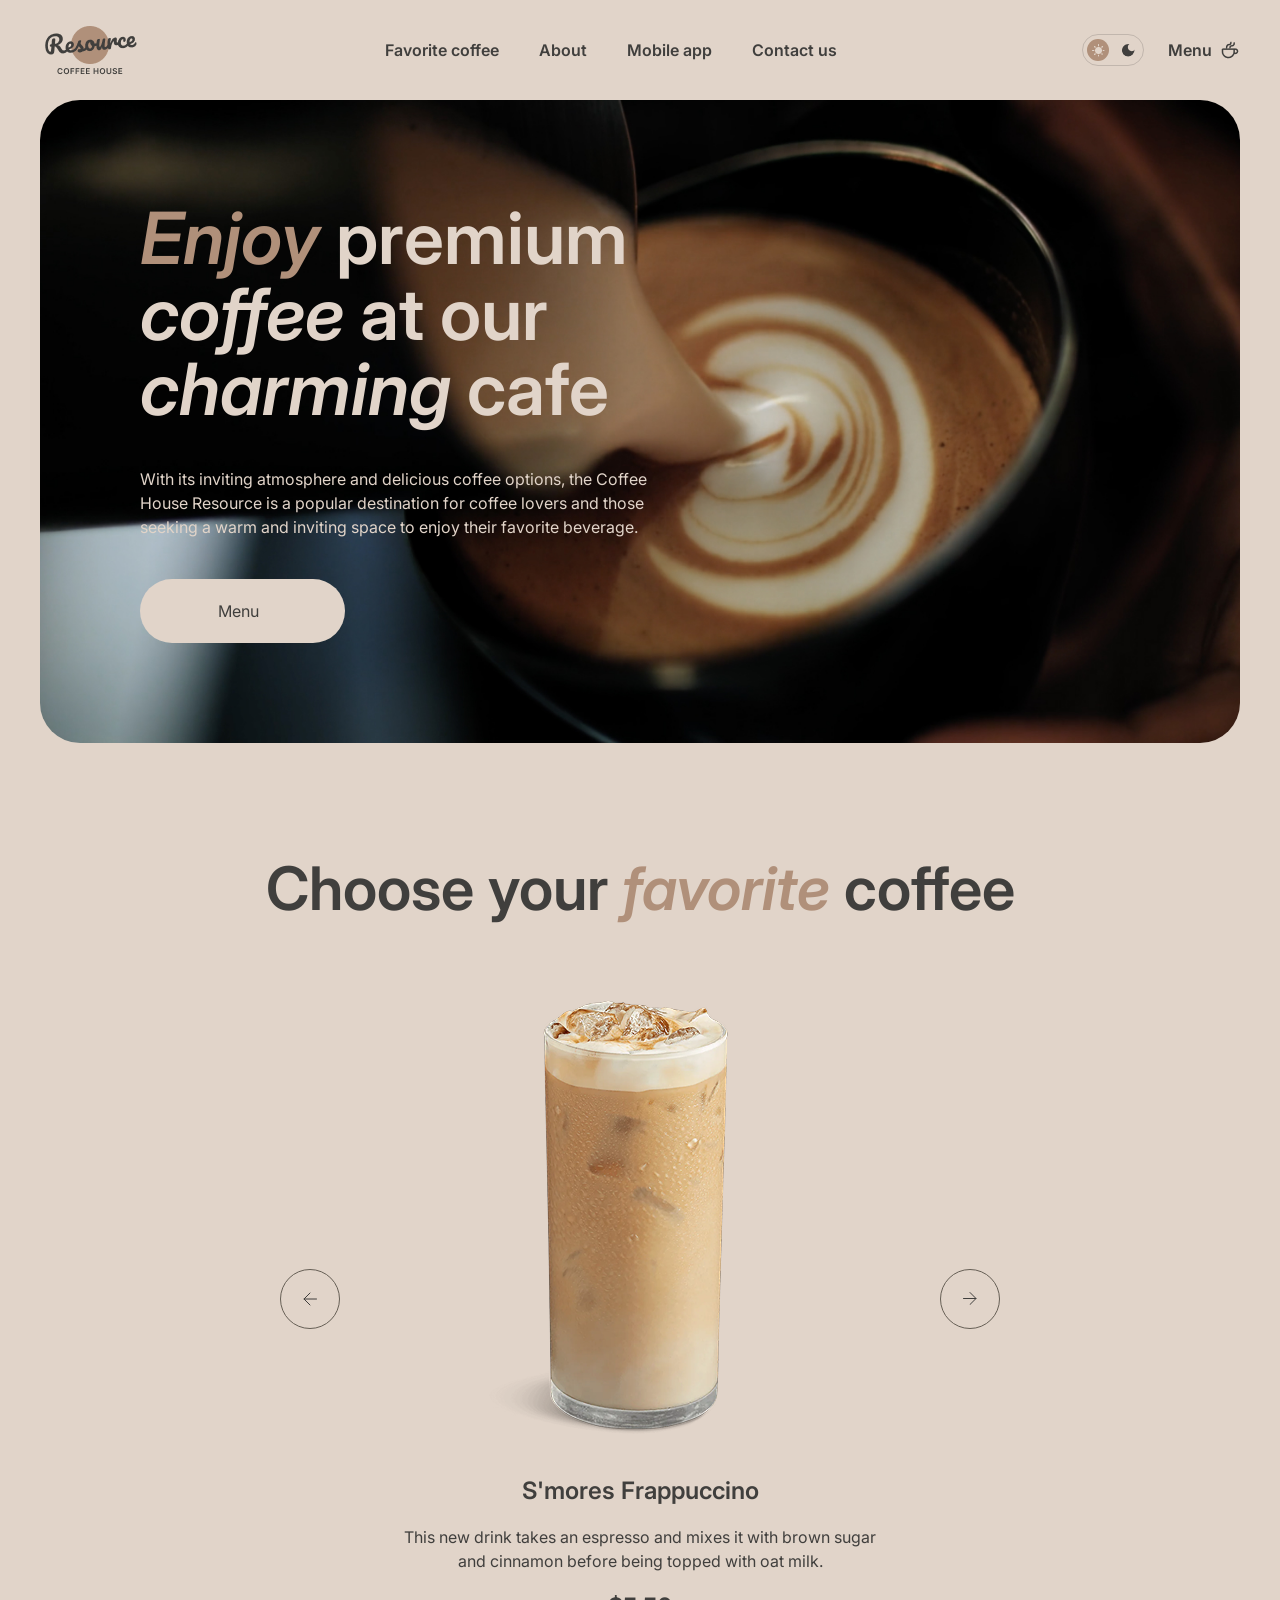
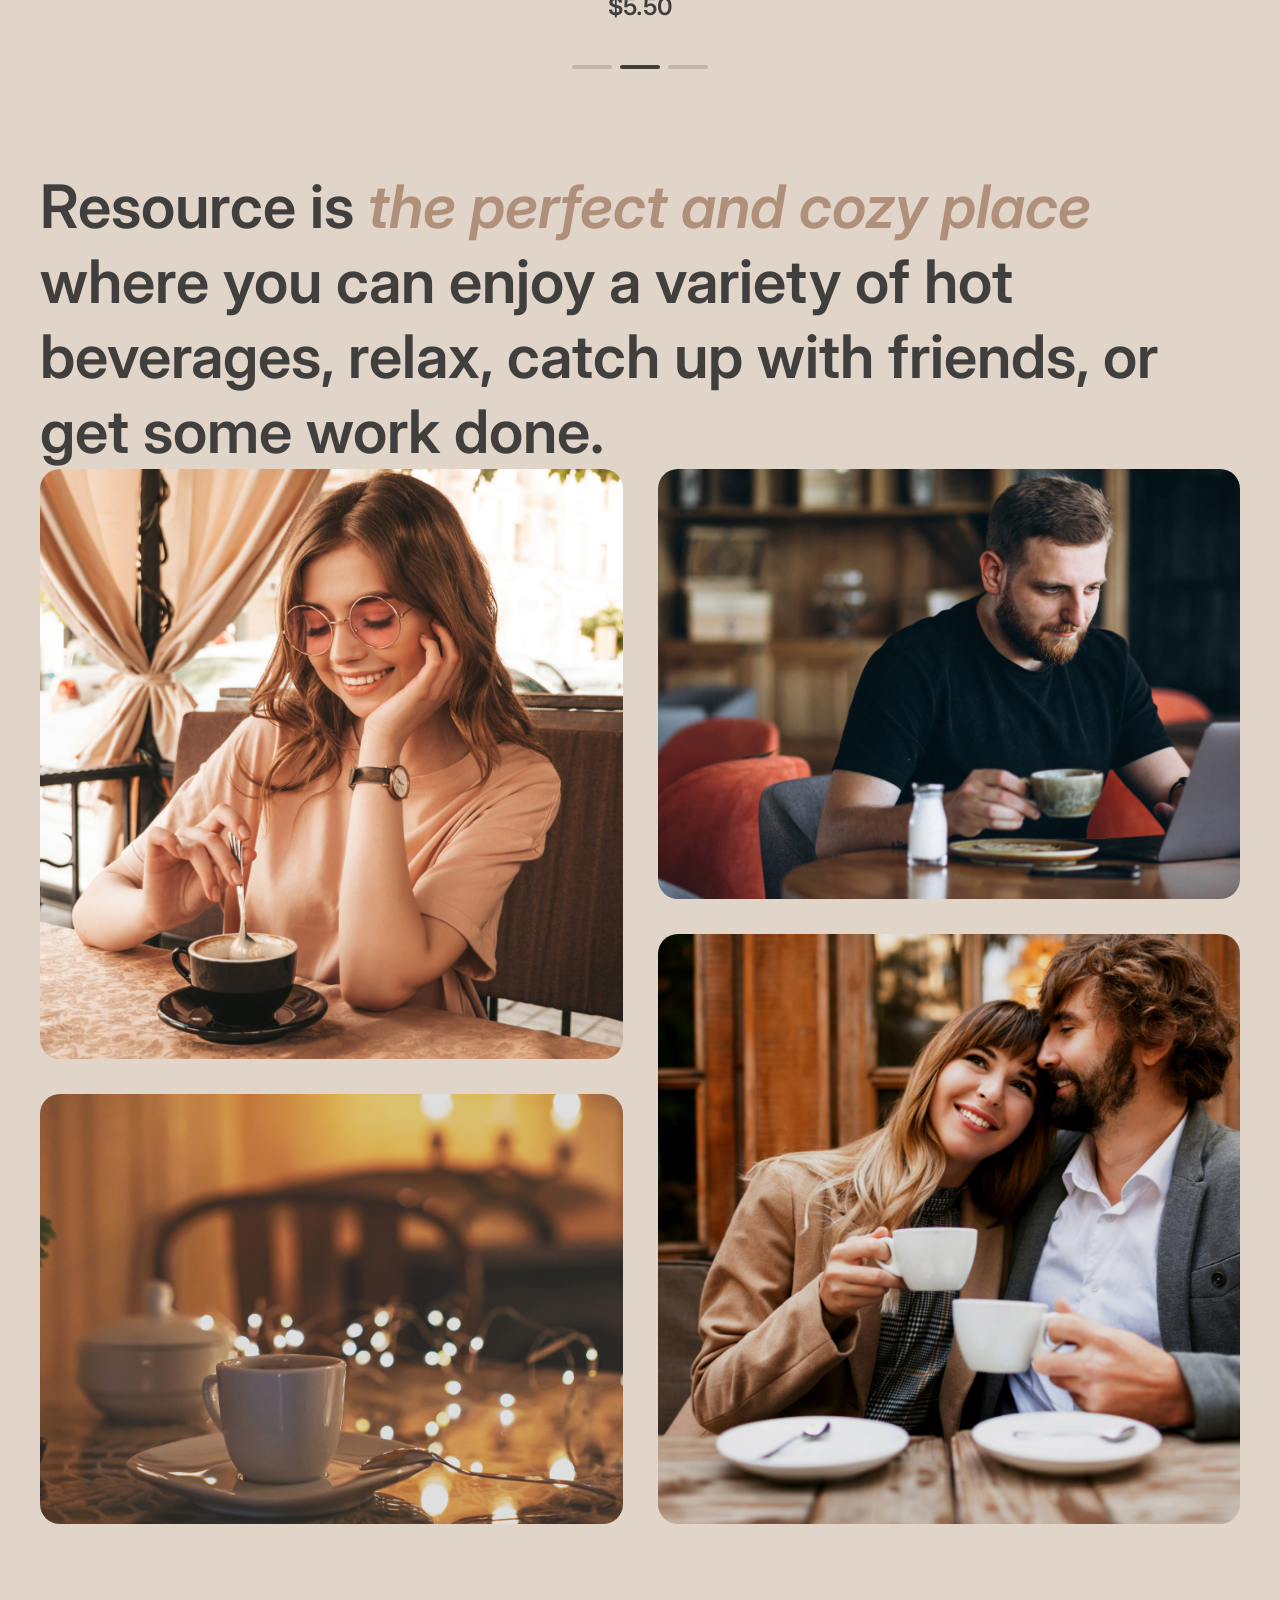
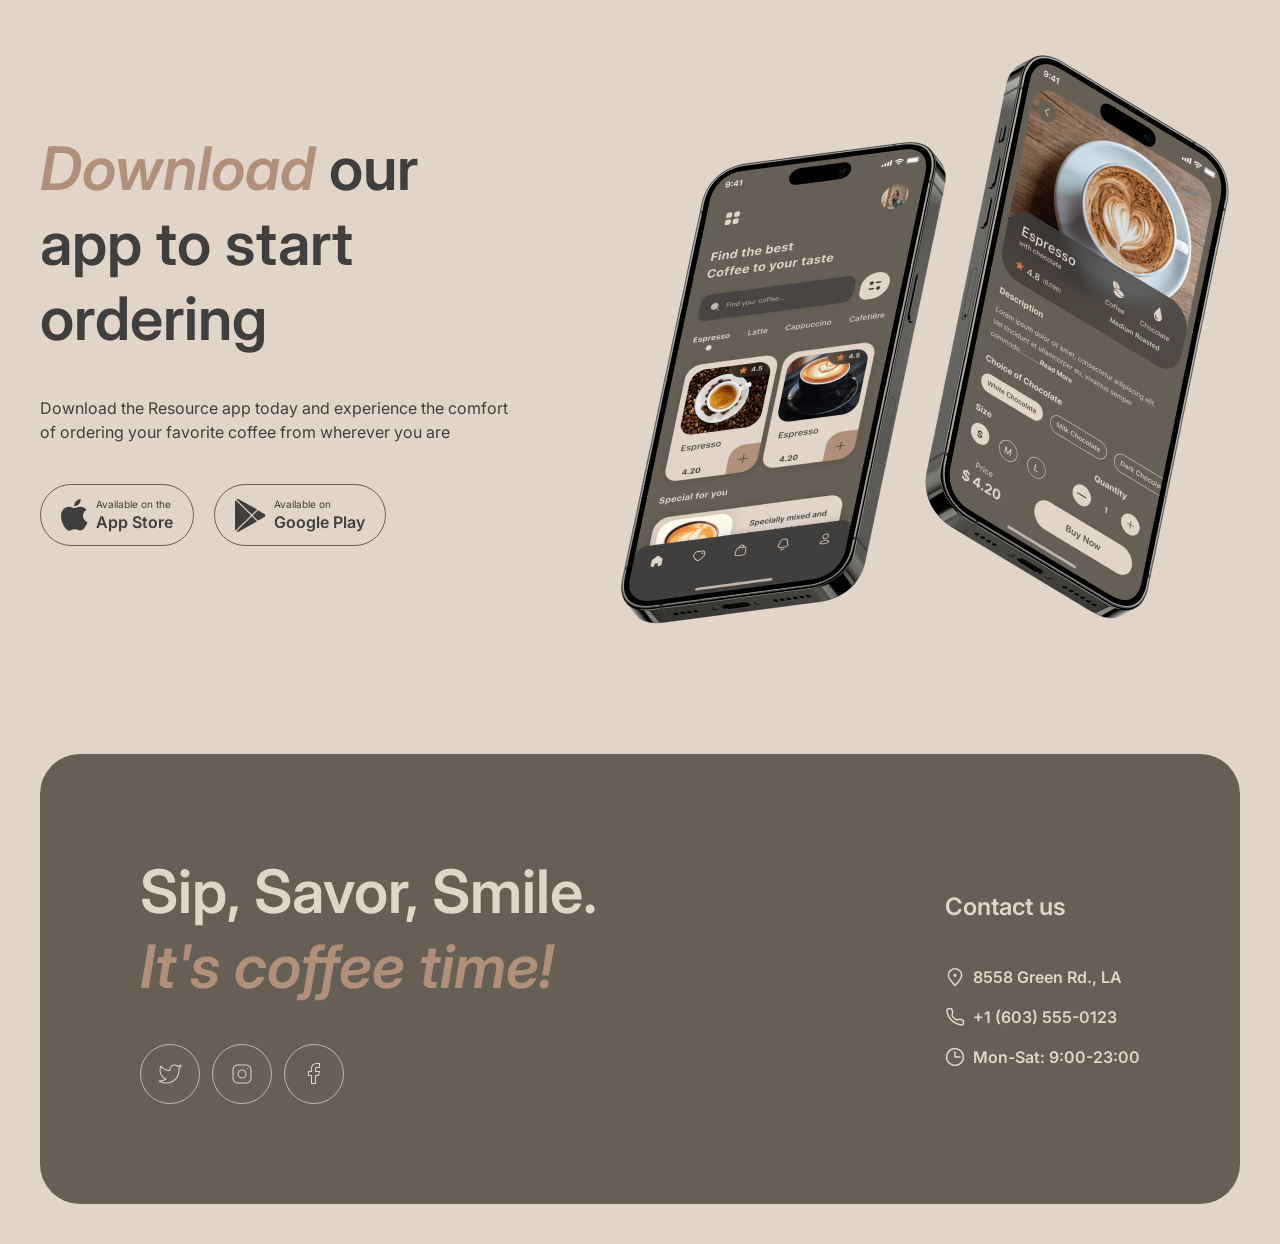
<file: index.html>
<!DOCTYPE html>
<html lang="en">
<head>
    <meta charset="UTF-8">
    <meta name="viewport" content="width=device-width, initial-scale=1.0">
    <link rel="stylesheet" href="style.css">    
    <title>Coffee House</title>
</head>
<body>
   <header class="head">
    <a href="index.html" class="logo"><img src="imgs/logo (1).png" alt="Logo"></a>
   
    <!-- Навигация -->
<nav class="main-nav" id="main-nav">
     <ul>
       <li><a href="index.html#favorite-coffee">Favorite coffee</a></li>
       <li><a href="index.html#about">About</a></li>
       <li><a href="index.html#mobile-app">Mobile app</a></li>
       <li><a href="index.html#contact-us">Contact us</a></li>
       
       <!-- ЭТА КНОПКА ПОЯВИТСЯ ТОЛЬКО В БУРГЕРЕ НА МОБИЛКАХ -->
       <li class="mobile-menu-link">
         <a href="catalog.html">Menu<img src="imgs/coffee-cup.png" alt="Cup"></a>
       </li>
     </ul>
    </nav>
  
    <!-- бургер мобилки  -->
    <div class="burger-btn" id="burger-btn">
      <span></span>
      <span></span>
    </div>

    <div class="header-actions">
      <div class="dark-lig">
        <a href="#" id="theme-light"><img src="imgs/Sun.png" alt="Sun" class="sun"></a>
        <a href="#" id="theme-dark"><img src="imgs/Moon.svg" alt="Moon" class="moon"></a>
      </div>
      <div class="menu">
        <a href="catalog.html">Menu<img src="imgs/coffee-cup.png" alt="Cup"></a>
      </div>
    </div>
  </header>
  <main>
  <section class="hero">
    <div class="hero-inner">
      <h1 class="hero-title">
        <em class="first">Enjoy</em> premium <em>coffee</em> at our <em>charming</em> cafe
      </h1>
      <p class="hero-text">
        With its inviting atmosphere and delicious coffee options, the Coffee House Resource is a popular destination for coffee lovers and those seeking a warm and inviting space to enjoy their favorite beverage.
      </p>
      <a href="catalog.html" class="hero-btn">Menu<img src="imgs/coffee-cup.png" alt="cup"></a>
    </div>
  </section>
  <section class="favorite" id="favorite-coffee">
    <h2 class="favorite-title">Choose your <em>favorite</em> coffee</h2>
    
    <!-- конт три элемента-->
    <div class="slider-container">
        
      <!-- лев кнопка -->
      <button class="slider-arrow"><img src="imgs/arrow-left.svg" alt="Left"></button>

      <!-- глоб контент слайда -->
      <div class="slider-content">
        <img src="imgs/coffee-slider-1.png" alt="S'mores Frappuccino" class="slider-img">
        <h3 class="slider-name">S'mores Frappuccino</h3>
        <p class="slider-desc">This new drink takes an espresso and mixes it with brown sugar and cinnamon before being topped with oat milk.</p>
        <span class="slider-price">$5.50</span>
      </div>
   
      <!-- прав кнопка -->
      <button class="slider-arrow"><img src="imgs/Vector (1).svg" alt="Right"></button>

    </div>

    <!-- индикаторы слайдовиков -->
    <div class="pagination">
      <span class="dot"></span>
      <span class="dot active"></span>
      <span class="dot"></span>
    </div>
  </section>
  <h2 class="about-title">
    Resource is <em>the perfect and cozy place</em> where you can enjoy a variety of hot beverages, relax, catch up with friends, or get some work done.
  </h2>
  <div class="about-gallery">
    <!-- лев колонка -->
    <div class="about-column column-left">
      <div class="img-wrapper">
        <img src="imgs/about-1.jpg" alt="Girl drinking coffee" class="about-img">
      </div>
      <div class="img-wrapper">
        <img src="imgs/about-2.jpg" alt="Coffee cup" class="about-img">
      </div>
    </div>
    
    <!-- прав колонка -->
    <div class="about-column column-right">
      <div class="img-wrapper">
        <img src="imgs/about-3.jpg" alt="Man with laptop" class="about-img">
      </div>
      <div class="img-wrapper">
        <img src="imgs/about-4.jpg" alt="Couple" class="about-img">
      </div>
    </div>
  </div>
  <!-- СЕКЦИЯ MOBILE APP  -->
  <section class="mobile-app" id="mobile-app">
    <div class="app-content">
      <h2 class="app-title"><em>Download</em> our app to start ordering</h2>
      <p class="app-desc">Download the Resource app today and experience the comfort of ordering your favorite coffee from wherever you are</p>
      
      <div class="app-buttons">
        <!-- Кнопка App Store -->
        <a href="#" class="app-btn">
         
          <span class="btn-icon"><img src="imgs/apple-icon.svg" alt=""></span> 
          <div class="btn-text">
            <span class="btn-small">Available on the</span>
            <span class="btn-big">App Store</span>
          </div>
        </a>
        
        <!-- Кнопка Google Play -->
        <a href="#" class="app-btn">
         
          <span class="btn-icon"><img src="imgs/google-play-con.svg" alt=""></span>
          <div class="btn-text">
            <span class="btn-small">Available on</span>
            <span class="btn-big">Google Play</span>
          </div>
        </a>
      </div>
    </div>
    
    <div class="app-image">
    
      <img src="imgs/mobile-screens.png" alt="Mobile App Screens">
    </div>
  </section>
</main>  



<!-- ФУТЕР -->
<footer class="footer" id="contact-us">
  <div class="footer-container">
    <!-- Левая часть футера -->
    <div class="footer-left">
      <h2 class="footer-title">Sip, Savor, Smile. <br><em>It's coffee time!</em></h2>
      <div class="socials">
  <a href="https://twitter.com" target="_blank" class="social-link">
    <img src="imgs/twitter.png" alt="Twitter">
  </a>
  
  <a href="https://instagram.com" target="_blank" class="social-link">
    <img src="imgs/instagram.png" alt="Instagram">
  </a>
  
  <a href="https://facebook.com" target="_blank" class="social-link">
    <img src="imgs/facebook-icon.png" alt="Facebook">
  </a>
</div>
    </div>
    
    <!-- Правая часть футера -->
    <div class="footer-right">
      <h3 class="contact-title">Contact us</h3>
      <ul class="contact-list">
        <li>
        
          <span><img src="imgs/pin-alt (1).svg" alt=""></span> 8558 Green Rd., LA
        </li>
        <li>
         
          <span><img src="imgs/phone.png" alt=""></span> +1 (603) 555-0123
        </li>
        <li>
         
          <span><img src="imgs/clock.png" alt=""></span> Mon-Sat: 9:00-23:00
        </li>
      </ul>
    </div>
  </div>
</footer>
  

<script src="app.js"></script>

</body>
</html>
</file>
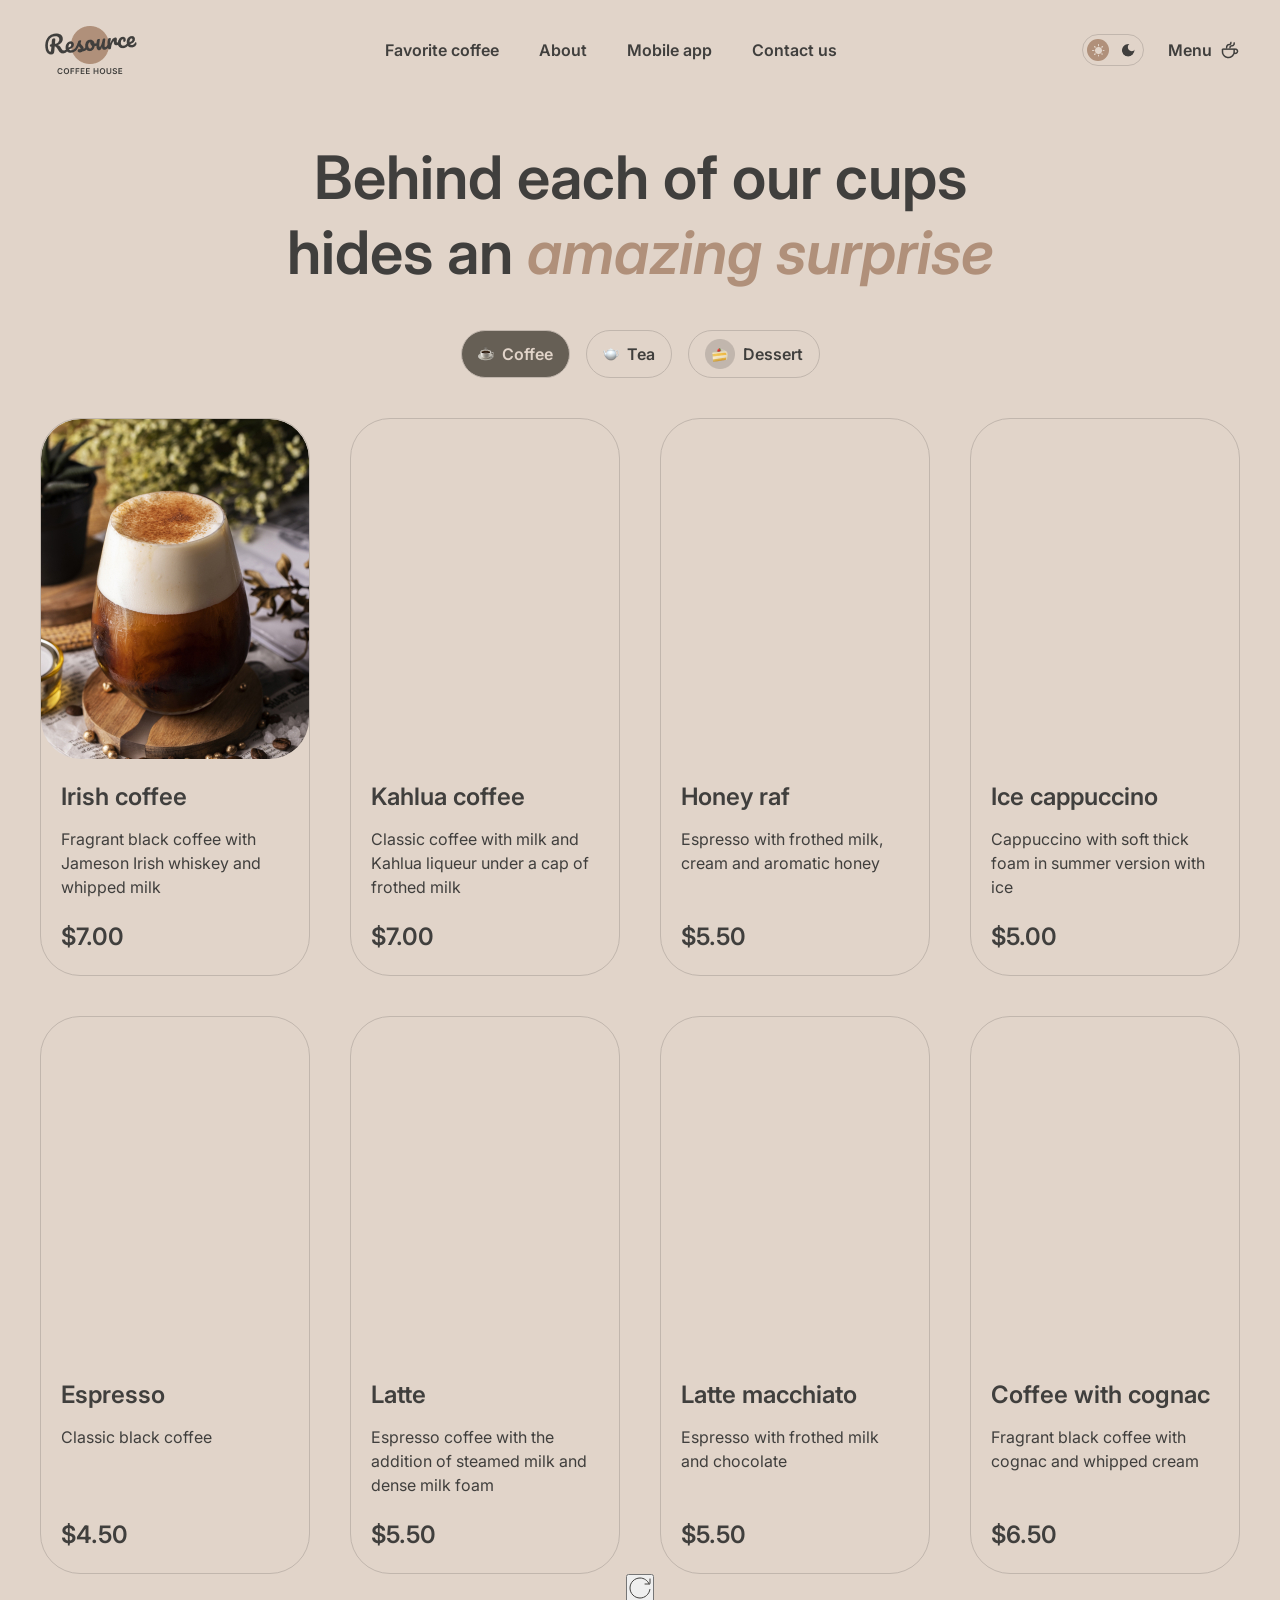
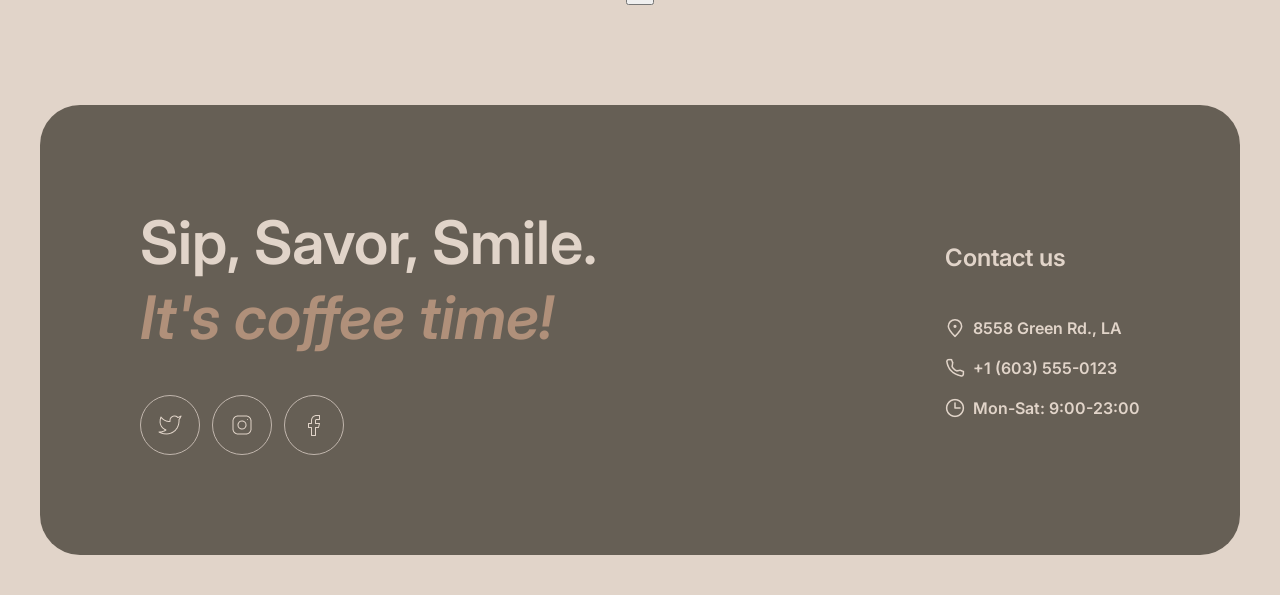
<file: catalog.html>
<!DOCTYPE html>
<html lang="en">
<head>
    <meta charset="UTF-8">
    <meta name="viewport" content="width=device-width, initial-scale=1.0">
    <link rel="stylesheet" href="style.css">
    <title>Document</title>
</head>
<body>
  <header class="head">
    <a href="index.html" class="logo"><img src="imgs/logo (1).png" alt="Logo"></a>
   
    <!-- Навигация -->
<nav class="main-nav" id="main-nav">
     <ul>
       <li><a href="index.html#favorite-coffee">Favorite coffee</a></li>
       <li><a href="index.html#about">About</a></li>
       <li><a href="index.html#mobile-app">Mobile app</a></li>
       <li><a href="index.html#contact-us">Contact us</a></li>
       
       <!-- ЭТА КНОПКА ПОЯВИТСЯ ТОЛЬКО В БУРГЕРЕ НА МОБИЛКАХ -->
       <li class="mobile-menu-link">
         <a href="catalog.html">Menu<img src="imgs/coffee-cup.png" alt="Cup"></a>
       </li>
     </ul>
    </nav>
  
    <!-- Кнопка Бургера (появится только на мобилках) -->
    <div class="burger-btn" id="burger-btn">
      <span></span>
      <span></span>
    </div>

    <div class="header-actions">
      <div class="dark-lig">
        <a href="#" id="theme-light"><img src="imgs/Sun.png" alt="Sun" class="sun"></a>
        <a href="#" id="theme-dark"><img src="imgs/Moon.svg" alt="Moon" class="moon"></a>
      </div>
      <div class="menu">
        <a href="catalog.html">Menu<img src="imgs/coffee-cup.png" alt="Cup"></a>
      </div>
    </div>
  </header>
   <main class="menu-page">
      <h1 class="menu-title">
        Behind each of our cups<br>hides an <em>amazing surprise</em>
      </h1>

      <!-- Табы переключения категорий -->
      <div class="menu-tabs">
        <button class="tab-btn active">
          <span class="tab-icon"><img src="imgs/coffe-icon.png" alt="Coffee"></span> Coffee
        </button>
        <button class="tab-btn">
          <span class="tab-icon"><img src="imgs/tea-icon.png" alt="Tea"></span> Tea
        </button>
        <button class="tab-btn">
          <span class="tab-icon"><img src="imgs/dessert.png" alt="Dessert"></span> Dessert
        </button>
      </div>

      <!-- ЕДИНСТВЕННАЯ сетка, куда JS будет загружать карточки -->
      <div class="menu-grid" id="menu-grid"></div>

      <!-- Кнопка загрузки для мобильных экранов -->
      <button class="load-more-btn hidden" id="load-more-btn">
        <svg width="24" height="24" viewBox="0 0 24 24" fill="none" xmlns="http://www.w3.org/2000/svg">
          <path d="M21.8883 13.5C21.1645 18.3113 17.013 22 12 22C6.47715 22 2 17.5228 2 12C2 6.47715 6.47715 2 12 2C16.1006 2 19.6248 4.46819 21.1679 8" stroke="#403F3D" stroke-linecap="round" stroke-linejoin="round"/>
          <path d="M17 8H21.4C21.7314 8 22 7.73137 22 7.4V3" stroke="#403F3D" stroke-linecap="round" stroke-linejoin="round"/>
        </svg>
      </button>

    </main>

    <!-- ФУТЕР -->
    <footer class="footer" id="contact-us">
      <div class="footer-container">
        <!-- Левая часть футера -->
        <div class="footer-left">
          <h2 class="footer-title">Sip, Savor, Smile. <br><em>It's coffee time!</em></h2>
          <div class="socials">
            <a href="https://twitter.com" target="_blank" class="social-link">
              <img src="imgs/twitter.png" alt="Twitter">
            </a>
            
            <a href="https://instagram.com" target="_blank" class="social-link">
              <img src="imgs/instagram.png" alt="Instagram">
            </a>
            
            <a href="https://facebook.com" target="_blank" class="social-link">
              <img src="imgs/facebook-icon.png" alt="Facebook">
            </a>
          </div>
        </div>
        
        <!-- Правая часть футера -->
        <div class="footer-right">
          <h3 class="contact-title">Contact us</h3>
          <ul class="contact-list">
            <li>
              <span><img src="imgs/pin-alt (1).svg" alt=""></span> 8558 Green Rd., LA
            </li>
            <li>
              <span><img src="imgs/phone.png" alt=""></span> +1 (603) 555-0123
            </li>
            <li>
              <span><img src="imgs/clock.png" alt=""></span> Mon-Sat: 9:00-23:00
            </li>
          </ul>
        </div>
      </div>
    </footer>

    <!-- Оверлей и модальное окно -->
    <div class="modal-overlay hidden" id="modal-overlay">
      <div class="modal">
        <div class="modal-img-wrapper">
          <img src="imgs/coffee-1.jpg" alt="Irish coffee" id="modal-img">
        </div>
        <div class="modal-details">
          <div>
            <h3 class="modal-title" id="modal-title">Irish coffee</h3>
            <p class="modal-desc" id="modal-desc">Fragrant black coffee with Jameson Irish whiskey and whipped milk</p>
          </div>
          
          <!-- Блок размеров -->
          <div class="modal-section">
            <span class="modal-subtitle">Size</span>
            <div class="modal-options" id="modal-sizes">
              <button class="param-btn active"><span class="param-icon">S</span> 200 ml</button>
              <button class="param-btn"><span class="param-icon">M</span> 300 ml</button>
              <button class="param-btn"><span class="param-icon">L</span> 400 ml</button>
            </div>
          </div>

          <!-- Блок добавок -->
          <div class="modal-section">
            <span class="modal-subtitle">Additives</span>
            <div class="modal-options" id="modal-additives">
              <button class="param-btn"><span class="param-icon">1</span> Sugar</button>
              <button class="param-btn"><span class="param-icon">2</span> Cinnamon</button>
              <button class="param-btn"><span class="param-icon">3</span> Syrup</button>
            </div>
          </div>

          <!-- Итоговая цена -->
          <div class="modal-total">
            <span>Total:</span>
            <span id="modal-price">$7.00</span>
          </div>

          <!-- Инфо-текст -->
          <div class="modal-alert">
            <span>&#9432;</span>
            <p>The cost is not final. Download our mobile app to see the final price and place your order. Earn loyalty points and enjoy your favorite coffee with up to 20% discount.</p>
          </div>

          <button class="modal-close" id="modal-close">Close</button>
        </div>
      </div>
    </div>

    <!-- Скрипт -->
    <script src="app.js"></script>

</body>
</html>
</file>
<file: style.css>
@import url('https://fonts.googleapis.com/css2?family=Archivo+Black&family=Inter:ital,opsz,wght@0,14..32,100..900;1,14..32,100..900&family=Roboto:ital,wght@0,100..900;1,100..900&display=swap');

* {
  box-sizing: border-box;
  margin: 0;
  padding: 0;
}

body {
  min-height: 100vh;
  line-height: 1.5;
  -webkit-font-smoothing: antialiased;
  background-color: #E1D4C9;
  color: #403F3D;
  font-family: 'Inter', sans-serif; 
}

ul, ol {
  list-style: none;
}

a {
  text-decoration: none;
  color: inherit; /* Ссылки берут цвет у родителя */
}

img, picture {
  max-width: 100%;
  display: block;
}

html {
  scroll-behavior: smooth;
}

/* --- СЕТКА ХЕДЕРА --- */
.head {
  display: flex;
  justify-content: space-between; 
  align-items: center; 
  padding: 20px 40px;
}


.main-nav ul {
  display: flex;
  gap: 40px;
  font-size: 16px;

}

.main-nav a {
  font-weight: 600;
}


.header-actions {
  display: flex;
  align-items: center;
  gap: 30px;
}

.dark-lig {
  display: flex;
  align-items: center;
  gap: 8px;
  border: 1px solid #C1B6AD;
  border-radius: 20px; 
  padding: 4px;
}

.sun, .moon {
  height: 22px;
  width: 22px;
  border-radius: 50%; 
  padding: 4.5px;
  transition: background-color 0.3s ease; 
}
.sun {
  background-color: #B0907A; 
}
.moon {
    color: #E1D4C9;
  background-color: transparent;
}





.menu a {
  display: flex;
  align-items: center;
  gap: 8px;
  font-weight: 600;
  transition: all 0.3s ease;
  
}

.header-actions {
    gap: 24px;
}

/* --- хвоерчики ХЕДЕРА --- */
.main-nav a{

  display: inline-block;
  transition: all 0.3s ease;
}

.main-nav a:hover {
   color: #B0907A;
   transform: translate(0,-2px);
 text-shadow: 0 8px 15px #cebeb2;

}

.menu a img {
  transition: transform 0.3s ease, filter 0.3s ease;
}

.menu a:hover {
  transform: translateY(-2px);
  color: #B0907A;
  text-shadow: 0 8px 15px #cebeb2;
}


.menu a:hover img {
  transform: rotate(12deg) scale(1.1); 

}

.moon:hover {
  background-color: #665F55;
}

/* --- хиро секциия --- */

.head, main {
    max-width: 1440px;
    margin: 0 auto;
}

main {
    padding: 0 40px;

}
.hero-inner {
    background-image: url(imgs/heroImg.jpg);
    background-size: cover;
    background-position: center;
    border-radius: 40px;
    padding: 100px;
    display: flex;
    flex-direction: column;
    align-items: flex-start;
    gap: 40px;
}

.hero-title {
    font-size: 72px;
    font-weight: 600;
    max-width: 600px;
    color: #E1D4C9;
    line-height: 1.05;
    
}

.hero-title .first {
    font-style: italic;
    color: #B0907A;
}

.hero-text {
    font-weight: 400;
    color: #E1D4C9;
    font-size: 16px;
    line-height: 1.5;
    max-width: 530px; 
}

.hero-btn {
   display: inline-flex; 
  flex-direction: row; 
  align-items: center; 
  justify-content: center; /* Центрируем по горизонтали */
    background-color: #E1D4C9;
    color: #403F3D;
    padding-top: 20px;
    padding-right: 78px;
    padding-left: 78px;
    padding-bottom: 20px;
    gap: 8px;
    border-radius: 100px;
    transition: all 0.3s ease;
    white-space: nowrap;


}
.hero-btn img {
  opacity: 0;
  width: 0; /* Схлопываем размер, чтобы текст "Menu" стоял ровно по центру в дефолтном состоянии */
  margin-left: 0;
  transition: all 0.3s ease;
}
/* --- хиро кнопка меню ховерок --- */


.hero-btn:hover img {
  opacity: 1;
  width: 20px; /* Возвращаем видимый размер картинке */
}

/* --- секция кофейка FAVORITE COFFEE --- */

/* --- секция кофейка FAVORITE COFFEE --- */
.favorite {
  padding: 100px 0;
  display: flex;
  flex-direction: column;
  align-items: center;
}

.favorite-title {
  font-size: 60px;
  font-weight: 600;
  color: #403F3D;
  margin-bottom: 40px;
  text-align: center; /* Центрируем текст вместо жесткой ширины */
}

.favorite-title em {
  font-style: italic;
  color: #B0907A;
}

/* кнопочки и каруселька --- */
.slider-container {
  display: flex;
  align-items: center;
  justify-content: center;
  gap: 60px; 
  width: 100%; /* Возвращаем 100%, чтобы элементы могли дышать */
}

.slider-arrow {
  display: flex;
  align-items: center;
  justify-content: center;
  width: 60px;
  height: 60px;
  border-radius: 50%;
  border: 1px solid #665F55;
  background-color: transparent;
  color: #403F3D;
  font-size: 24px;
  cursor: pointer;
  transition: all 0.3s ease;
}

/* ховер для стрелок */
.slider-arrow:hover {
  background-color: #665F55;
  color: #E1D4C9;
}

.slider-arrow:hover img {
  filter: brightness(0) invert(1);
}

.slider-content {
  display: flex;
  flex-direction: column;
  align-items: center;
  text-align: center;
  max-width: 480px;
}

.slider-img {
  max-width: 480px;
  margin-bottom: 20px;
}

.slider-name {
  font-size: 24px;
  font-weight: 600;
  color: #403F3D;
  margin-bottom: 16px;
}

.slider-desc {
  font-size: 16px;
  line-height: 1.5;
  color: #403F3D;
  margin-bottom: 16px;
  font-weight: 400;
}

.slider-price {
  font-size: 24px;
  font-weight: 600;
  color: #403F3D;
}
/* карулселька */
.pagination {
  display: flex;
  gap: 8px;
  margin-top: 40px;
}

.dot {
  width: 40px;
  height: 4px;
  background-color: #C1B6AD;
  border-radius: 100px;
  transition: background-color 0.3s ease;
}

.dot.active {
  background-color: #403F3D;
}

/* ГЛАВНАЯ СЕТКА  */
.about-gallery {
  display: grid;
  grid-template-columns: repeat(2, 1fr);
  gap: 35px;
}

/* ЛЕВАЯ КОЛОНКА */
.column-left {
  display: grid;
  grid-template-rows: 590px 430px; 
  gap: 35px;
}

/* ПРАВАЯ КОЛОНКА  */
.column-right {
  display: grid;
  grid-template-rows: 430px 590px; 
  gap: 35px;
}


.img-wrapper {
  border-radius: 20px;
  overflow: hidden;
  width: 100%;
  height: 100%; 
}

.about-img {
  width: 100%;
  height: 100%;
  object-fit: cover; 
  display: block;
  transition: transform 0.3s ease;
}

/*  текст над фотками */


.about {
  margin-top: 100px;
  display: flex; 
  flex-direction: column;
  gap: 50px;
}


.about-title {
  font-size: 60px;
  font-weight: 600;
  color: #403F3D;
  line-height: 1.25;
}


.about-title em {
  font-style: italic;
  color: #B0907A;
}

/* --- СЕКЦИЯ MOBILE APP --- */
.mobile-app {
  padding: 100px 0;
  display: flex;
  align-items: center;
  justify-content: space-between;
  gap: 100px;
}

.app-content {
  display: flex;
  flex-direction: column;
  gap: 40px;
  max-width: 630px;
}

.app-title {
  font-size: 60px;
  font-weight: 600;
  color: #403F3D;
  line-height: 1.25;
}

.app-title em {
  font-style: italic;
  color: #B0907A;
}

.app-desc {
  font-size: 16px;
  color: #403F3D;
  line-height: 1.5;
}

/* Кнопки скачивания */
.app-buttons {
  display: flex;
  gap: 20px;
}

.app-btn {
  display: flex;
  align-items: center;
  gap: 8px;
  padding: 12px 20px;
  border: 1px solid #665F55;
  border-radius: 100px;
  color: #403F3D;
  transition: all 0.3s ease;
}

.app-btn:hover {
  background-color: #665F55;
  color: #E1D4C9;
}

.btn-icon {
  font-size: 24px;
}

.btn-text {
  display: flex;
  flex-direction: column;
}

.btn-small {
  font-size: 10px;
  line-height: 1.4;
}

.btn-big {
  font-size: 16px;
  font-weight: 600;
  line-height: 1.4;
}

/* Картинка телефонов */
.app-image {
  flex-shrink: 0;
}

.app-image img {
  max-width: 100%;
  height: auto;
}

/* --- ФУТЕР --- */
.footer {
  max-width: 1440px;
  margin: 0 auto;
  padding: 0 40px 40px 40px; 
}

.footer-container {
  background-color: #665F55;
  border-radius: 40px;
  padding: 100px;
  display: flex;
  justify-content: space-between;
  align-items: center;
  color: #E1D4C9;
}

.footer-left {
  display: flex;
  flex-direction: column;
  gap: 40px;
}

.footer-title {
  font-size: 60px;
  font-weight: 600;
  line-height: 1.25;
}

.footer-title em {
  font-style: italic;
  color: #B0907A;
}

/* Круглые иконки соцсетей */
.socials {
  display: flex;
  gap: 12px;
}

.social-link {
  display: flex;
  align-items: center;
  justify-content: center;
  width: 60px;
  height: 60px;
  border-radius: 50%;
  border: 1px solid #C1B6AD;
  color: #E1D4C9;
  transition: all 0.3s ease;
}

.social-link:hover {
  background-color: #afa69d;
  color: #403F3D;
}

.footer-right {
  display: flex;
  flex-direction: column;
  gap: 40px;
}

.contact-title {
  font-size: 24px;
  font-weight: 600;
}

.contact-list {
  display: flex;
  flex-direction: column;
  gap: 16px;
}

.contact-list li {
  display: flex;
  align-items: center;
  gap: 8px;
  font-size: 16px;
  font-weight: 600;
}
.img-wrapper:hover .about-img {
  transform: scale(1.1);
}

/* КАТАЛОГ  */

/* --- СТРАНИЦА МЕНЮ --- */
.menu-page {
  display: flex;
  flex-direction: column;
  align-items: center;
  padding: 40px 40px 100px 40px;
  max-width: 1440px;
  margin: 0 auto;
}

.menu-title {
  font-size: 60px;
  font-weight: 600;
  color: #403F3D;
  text-align: center;
  line-height: 1.25;
  margin-bottom: 40px;
  max-width: 800px;
}

.menu-title em {
  font-style: italic;
  color: #B0907A;
}

/* Табы */
.menu-tabs {
  display: flex;
  gap: 16px;
  margin-bottom: 40px;
}

.tab-btn {
  display: flex;
  align-items: center;
  gap: 8px;
  padding: 8px 16px;
  border: 1px solid #C1B6AD;
  border-radius: 100px;
  background-color: transparent;
  color: #403F3D;
  font-size: 16px;
  font-weight: 600;
  font-family: inherit;
  cursor: pointer;
  transition: all 0.3s ease;
}

.tab-btn:hover {
  background-color: #665F55;
  color: #E1D4C9;
}

/* Активный таб */
.tab-btn.active {
  background-color: #665F55;
  color: #E1D4C9;
}

/* Сетка из 4 колонок */
.menu-grid {
  display: grid;
  grid-template-columns: repeat(4, 1fr);
  gap: 40px;
  width: 100%;
}

/* Карточка товара */
.menu-card {
  display: flex;
  flex-direction: column;
  background-color: transparent;
  border-radius: 40px;
  border: 1px solid #C1B6AD;
  overflow: hidden;
  transition: transform 0.3s ease;
}

.menu-card:hover {
  transform: scale(1.02);
}

.card-img {
  width: 100%;
  height: 340px; /* Фиксируем высоту под картинку */
  border-radius: 40px;
  overflow: hidden;
}

.card-img img {
  width: 100%;
  height: 100%;
  object-fit: cover;
  transition: transform 0.3s ease;
}

.menu-card:hover .card-img img {
  transform: scale(1.1); /* Легкий зум при наведении на карточку */
}

/* Блок с текстом внутри карточки */
.card-content {
  display: flex;
  flex-direction: column;
  padding: 20px;
  flex-grow: 1; /* Прижимает цену к низу, если описания разной длины */
}

.card-name {
  font-size: 24px;
  font-weight: 600;
  margin-bottom: 12px;
  color: #403F3D;
}

.card-desc {
  font-size: 16px;
  color: #403F3D;
  margin-bottom: 20px;
  flex-grow: 1; /* Заполняет пустое пространство */
}

.card-price {
  font-size: 24px;
  font-weight: 600;
  color: #403F3D;
}

/* --- модал окошко  */
.modal-overlay {
  position: fixed;
  top: 0;
  left: 0;
  width: 100%;
  height: 100%;
  background-color: rgba(64, 63, 61, 0.8);
  display: flex;
  align-items: center;
  justify-content: center;
  z-index: 1000;
  opacity: 1;
  visibility: visible;
  transition: all 0.3s ease;
}

.modal-overlay.hidden {
  opacity: 0;
  visibility: hidden;
  display: flex !important; 
}

.modal {
  background-color: #E1D4C9;
  border-radius: 40px;
  padding: 16px;
  display: flex;
  gap: 20px;
  max-width: 800px;
  width: 90%;
  max-height: 90vh;
  overflow-y: auto; /*  если экран маленький */
}

.modal-img-wrapper {
  width: 310px;
  height: 310px;
  flex-shrink: 0;
  border-radius: 40px;
  overflow: hidden;
}

.modal-img-wrapper img {
  width: 100%;
  height: 100%;
  object-fit: cover;
}

.modal-details {
  display: flex;
  flex-direction: column;
  justify-content: space-between;
  gap: 20px;
  padding: 10px 0;
  flex-grow: 1;
}

.modal-title {
  font-size: 24px;
  font-weight: 600;
  margin-bottom: 12px;
}

.modal-desc {
  font-size: 16px;
  line-height: 1.5;
}

.modal-section {
  display: flex;
  flex-direction: column;
  gap: 8px;
}

.modal-subtitle {
  font-size: 16px;
}

.modal-options {
  display: flex;
  flex-wrap: wrap;
  gap: 8px;
}


.param-btn {
  display: flex;
  align-items: center;
  gap: 8px;
  padding: 8px 16px 8px 8px;
  border: 1px solid #C1B6AD;
  border-radius: 100px;
  background-color: transparent;
  color: #403F3D;
  font-family: inherit;
  font-size: 16px;
  cursor: pointer;
  transition: all 0.3s ease;
}

.param-icon {
  display: flex;
  align-items: center;
  justify-content: center;
  width: 30px;
  height: 30px;
  background-color: #C1B6AD;
  border-radius: 50%;
  font-weight: 600;
  transition: all 0.3s ease;
}

.param-btn:hover,
.param-btn.active {
  background-color: #665F55;
  color: #E1D4C9;
}

.param-btn:hover .param-icon,
.param-btn.active .param-icon {
  background-color: #E1D4C9;
  color: #403F3D;
}

.modal-total {
  display: flex;
  justify-content: space-between;
  align-items: center;
  font-size: 24px;
  font-weight: 600;
}

.modal-alert {
  display: flex;
  gap: 8px;
  border-top: 1px solid #C1B6AD;
  padding-top: 12px;
  font-size: 10px;
  font-weight: 600;
}

.modal-close {
  padding: 10px;
  border: 1px solid #665F55;
  border-radius: 100px;
  background-color: transparent;
  color: #403F3D;
  font-weight: 600;
  font-family: inherit;
  font-size: 16px;
  cursor: pointer;
  transition: all 0.3s ease;
}

.modal-close:hover {
  background-color: #665F55;
  color: #E1D4C9;
}

/* ТЕМНОТА!!!!! */
body.dark-theme {
  background-color: #2b2b2b; 
  color: #E1D4C9;
}

body.dark-theme .about-title,
body.dark-theme .favorite-title,
body.dark-theme .app-title,
body.dark-theme .app-desc,
body.dark-theme .menu-title,
body.dark-theme .card-name,
body.dark-theme .card-desc,
body.dark-theme .card-price,
body.dark-theme .slider-name,
body.dark-theme .slider-desc,
body.dark-theme .slider-price {
  color: #E1D4C9;
}

body.dark-theme .modal {
  background-color: #2b2b2b;
  color: #E1D4C9;
}

body.dark-theme .menu-card {
  border-color: #665F55;
}


/* Навигация */
body.dark-theme .main-nav a:hover {
  color: #E1D4C9;
  text-shadow: 0 8px 15px rgba(225, 212, 201, 0.2);
}


body.dark-theme .tab-btn,
body.dark-theme .param-btn {
  color: #E1D4C9;
  border-color: #E1D4C9;
}

body.dark-theme .tab-btn:hover,
body.dark-theme .param-btn:hover,
body.dark-theme .tab-btn.active,
body.dark-theme .param-btn.active {
  background-color: #E1D4C9;
  color: #2b2b2b;
}

body.dark-theme .param-btn:hover .param-icon,
body.dark-theme .param-btn.active .param-icon {
  background-color: #2b2b2b;
  color: #E1D4C9;
}


body.dark-theme .app-btn,
body.dark-theme .modal-close {
  color: #E1D4C9;
  border-color: #E1D4C9;
}

body.dark-theme .app-btn:hover,
body.dark-theme .modal-close:hover {
  background-color: #E1D4C9;
  color: #2b2b2b;
}

/* сссстрелки слайдера */
body.dark-theme .slider-arrow {
  border-color: #E1D4C9;
  color: #E1D4C9;
}

body.dark-theme .slider-arrow:hover {
  background-color: #E1D4C9;
}


body.dark-theme .slider-arrow img {
  filter: brightness(0) invert(1);
}


body.dark-theme .slider-arrow:hover img {
  filter: brightness(0);
}


.burger-btn {
  display: none;
  flex-direction: column;
  justify-content: center;
  gap: 8px;
  width: 44px;
  height: 44px;
  cursor: pointer;
  z-index: 100;
  border: 1px solid #665F55;
  border-radius: 50%;
  align-items: center;
}

.burger-btn span {
  width: 16px;
  height: 2px;
  background-color: #403F3D;
  transition: all 0.3s ease;
}
body.dark-theme .burger-btn span { background-color: #E1D4C9; }

/* планшетка */
@media (max-width: 768px) {
  /* --- ХЕДЕР И БУРГЕР  */
  .burger-btn {
    display: flex; /* БУПЕР*/
  }
  .menu {
    display: none; /*чашка */
  }
  
  .main-nav {
    position: fixed;
    top: 100px; 
    right: -100%; 
    width: 100%;
    height: calc(100vh - 100px);
    background-color: #E1D4C9;
    flex-direction: column;
    align-items: center;
    padding-top: 60px;
    transition: right 0.4s ease;
    z-index: 90;
  }
 
  body.dark-theme .main-nav { background-color: #2b2b2b; }

  .main-nav.open {
    right: 0; 
  }

  .main-nav ul {
    flex-direction: column;
    align-items: center;
    gap: 60px;
    font-size: 24px;
  }

  .burger-btn.active span:nth-child(1) {
    transform: translateY(5px) rotate(45deg);
  }
  .burger-btn.active span:nth-child(2) {
    transform: translateY(-5px) rotate(-45deg);
  }

  /* глав*/
  .hero-inner {
    padding: 100px 60px;
  }

  .about-gallery {
    grid-template-columns: 1fr; 
  }

  .mobile-app {
    flex-direction: column;
    gap: 100px;
  }

  .footer-container {
    flex-direction: column;
    align-items: flex-start;
    padding: 100px 60px;
  }


  .menu-grid {
    grid-template-columns: repeat(2, 1fr); /* Две колонки для товаров */
  }


  .modal {
    max-width: 688px; 
  }
}

.mobile-menu-link {
  display: none;
}


@media (max-width: 768px) {
  .mobile-menu-link {
    display: flex;
    margin-top: 20px;
  }
  
  .mobile-menu-link a {
    display: flex;
    align-items: center;
    gap: 8px;
    font-weight: 600;
  }
  
  .mobile-menu-link a img {
    transition: transform 0.3s ease;
  }
  
  .mobile-menu-link a:hover img {
    transform: rotate(12deg) scale(1.1);
  }
}

/* мобилки  */
@media (max-width: 380px) {
 
  .head {
    padding: 20px 16px;
  }
  main {
    padding: 0 16px;
  }
  .menu-page {
    padding: 40px 16px 60px 16px;
  }


  .hero-title {
    font-size: 42px;
  }
  .about-title, 
  .favorite-title, 
  .app-title, 
  .menu-title, 
  .footer-title {
    font-size: 32px;
    line-height: 1.25;
  }

  .hero-inner {
    padding: 60px 16px;
  }
  .about {
    margin-top: 60px;
    gap: 40px;
  }
  
  .about-gallery,
  .column-left,
  .column-right {
    display: flex;
    flex-direction: column;
    gap: 16px;
  }
  .column-left, .column-right {
    grid-template-rows: auto auto; 
  }
  .img-wrapper {
    height: 340px; 
  }

  /* --- СЛАЙДЕР --- */
  .slider-arrow {
    display: none; 
  }
  .slider-container {
    gap: 0; 
  }

  .mobile-app {
    padding: 60px 0;
  }
  .app-buttons {
    flex-direction: column; 
    align-items: flex-start;
  }

  /* --- ФУТЕР --- */
  .footer {
    padding: 0 16px 40px 16px;
  }
  .footer-container {
    padding: 60px 16px;
  }

  /* --- КАТАЛОГ И ТАБЫ --- */
  .menu-grid {
    grid-template-columns: 1fr; /* Одна колонка для товаров */
    gap: 20px;
  }
  .menu-tabs {
    gap: 8px;
  }
  .tab-btn {
    padding: 8px; /* Уменьшаем кнопки табов */
  }
  
  /* --- МОДАЛЬНОЕ ОКНО --- */
  .modal {
    padding: 16px;
    width: 95%;
  }
  /* Скрываем картинку в модалке по макету */
  .modal-img-wrapper {
    display: none; 
  }
  .modal-details {
    gap: 16px;
  }
}

/* ==========================================
   АДАПТИВ ДЛЯ УСТРОЙСТВ МЕНЬШЕ 380px
   ========================================== */
@media (max-width: 379px) {
  .head {
    padding: 15px 10px;
  }
  
  .hero-inner {
    padding: 40px 12px;
    border-radius: 20px;
  }
  
  .hero-title {
    font-size: 34px;
  }
  
  .favorite-title,
  .about-title,
  .app-title,
  .menu-title,
  .footer-title {
    font-size: 28px;
  }
  
  .footer-container {
    padding: 40px 16px;
    border-radius: 20px;
  }

  .modal {
    width: 98%;
    padding: 10px;
  }
}
</file>
